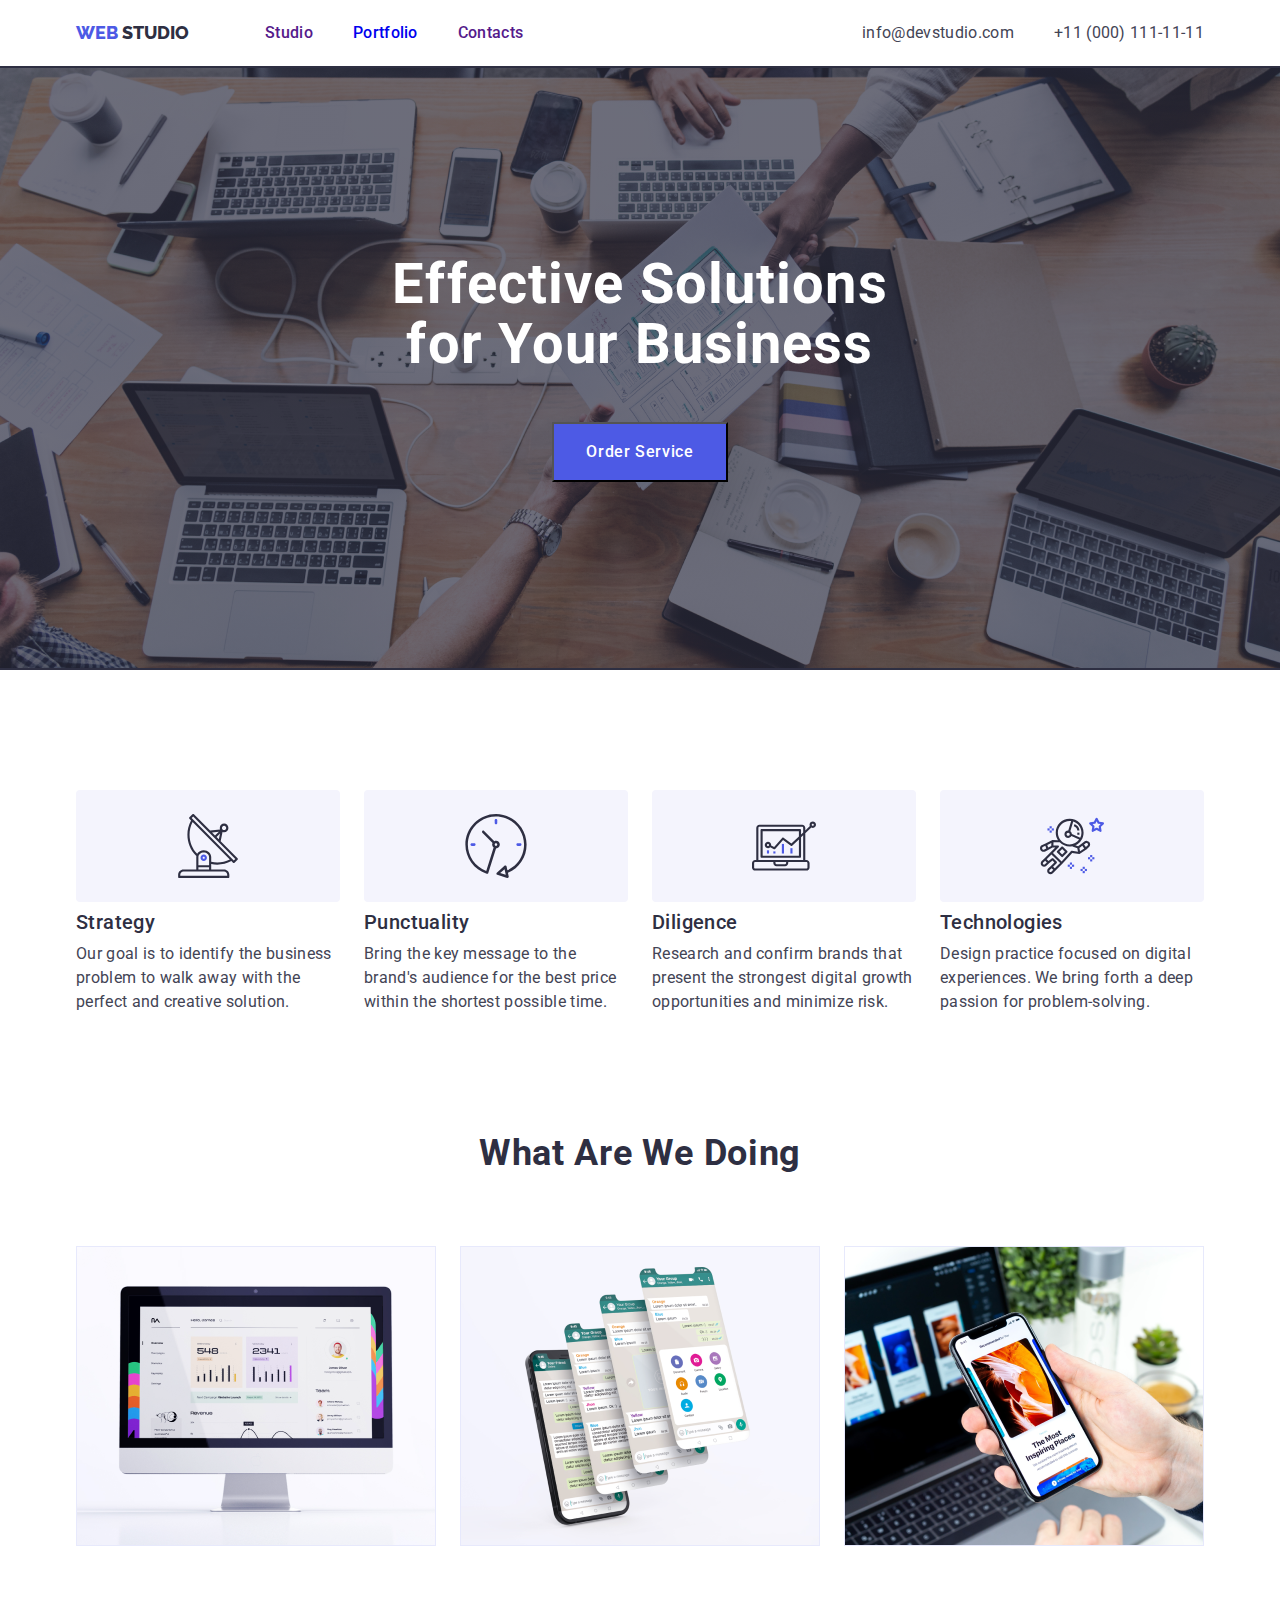
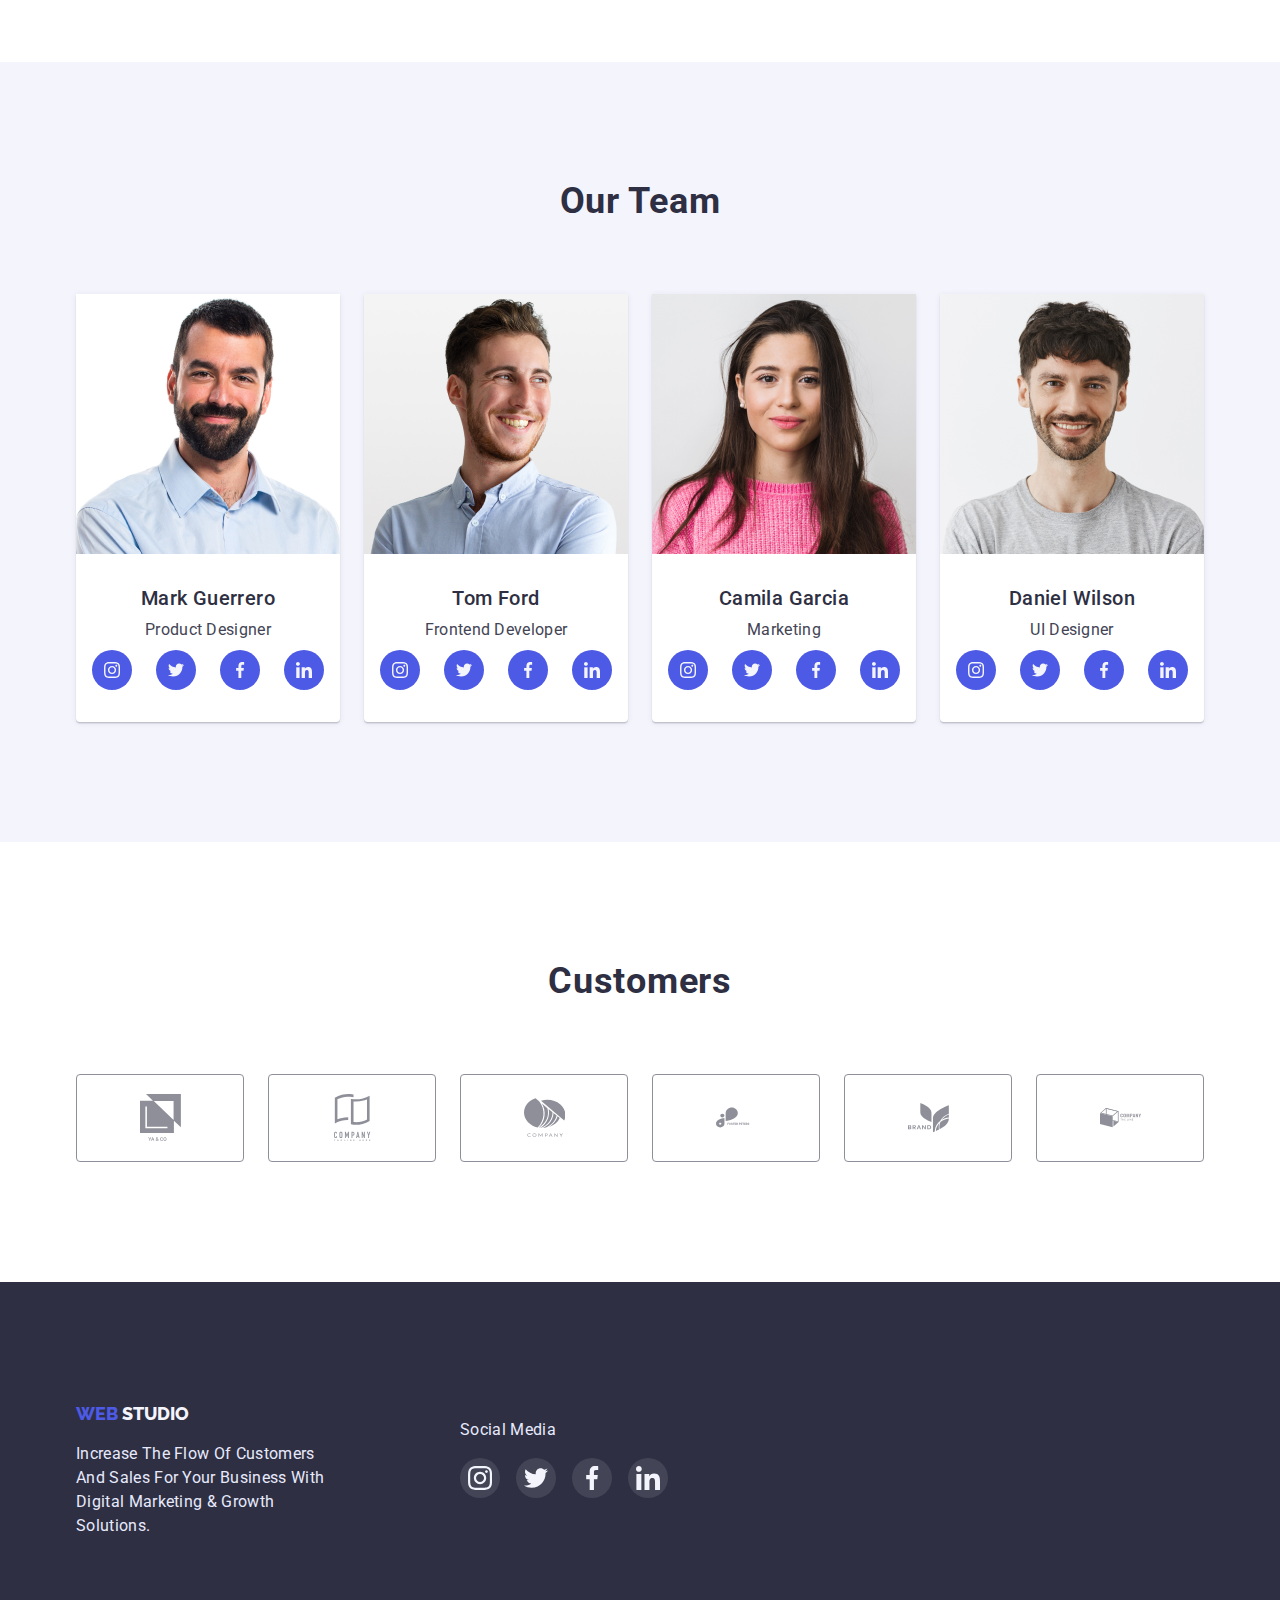
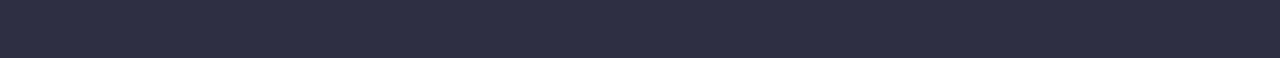
<file: index.html>
<!DOCTYPE html>
<html lang="en">

<head>

    <meta charset="UTF-8" />
    <meta http-equiv="X-UA-Compatible" content="IE=edge" />
    <meta name="viewport" content="width=device-width, initial-scale=1.0" />
    <title>Document</title>
    <link rel="preconnect" href="https://fonts.googleapis.com" />
    <link rel="preconnect" href="https://fonts.gstatic.com" crossorigin />
    <link href="https://fonts.googleapis.com/css2?family=Montserrat:wght@400;700&family=Raleway:wght@800&display=swap"
        rel="stylesheet" />
    <link rel="preconnect" href="https://fonts.googleapis.com" />
    <link rel="preconnect" href="https://fonts.gstatic.com" crossorigin />
    <link
        href="https://fonts.googleapis.com/css2?family=Montserrat:wght@400;700&family=Roboto:wght@400;500;700&display=swap"
        rel="stylesheet" />
    <link rel="stylesheet"
        href="https://cdnjs.cloudflare.com/ajax/libs/modern-normalize/1.1.0/modern-normalize.min.css" />
    <link rel="stylesheet" href="./css/styles.css" />
</head>

<body>
    <!-- Header -->
    <header class="header">
        <div class="container header-container">
            <nav class="header-navigation">
                <!-- logo -->
                <a class="logo" href="./index.html">
                    <span class="logo-color-main">web</span>
                    <span class="logo-color-secondary"> studio</span>
                </a>
                <!-- navigation menu -->
                <ul class="header-nav-list">
                    <li class="header-list">
                        <a class="header-navigation-item" href="">Studio</a>
                    </li>
                    <li class="header-list">
                        <a class="header-navigation-item" href="./portfolio.html">Portfolio</a>
                    </li>
                    <li class="header-list">
                        <a class="header-navigation-item" href="">Contacts</a>
                    </li>
                </ul>
            </nav>

            <!-- Contacts -->
            <address class="address">
                <ul class="address-list">
                    <li class="address-list-item">
                        <a class="address-item" href="mailto:info@devstudio.com">info@devstudio.com</a>
                    </li>
                    <li class="address-list-item">
                        <a class="address-item" href="tel:+110001111111">+11 (000) 111-11-11
                        </a>
                    </li>
                </ul>
            </address>
        </div>
    </header>
    <!-- main part -->
    <main>
        <!-- hero!!! section 1-->

        <section class="hero">
            <h1 class="hero-header">Effective Solutions for Your Business</h1>
            <!-- button  -->
            <button class="hero-btn" type="button">Order Service</button>
        </section>

        <!-- feature list section 2 -->
        <section class="features section container">
            <!-- Icons -->

            <ul class="features-list">
                <li class="features-list-item">
                    <div class="features-iconbox">
                        <svg class="features-list-item-svgbox">
                            <use href="/pictures/sprite.svg#icon-antena"></use>
                        </svg>
                    </div>

                    <h2 class="features-list-header">Strategy</h2>
                    <p class="features-list-text">
                        Our goal is to identify the business problem to walk away with the
                        perfect and creative solution.
                    </p>
                </li>
                <li class="features-list-item">
                    <div class="features-iconbox">
                        <svg class="features-list-item-svgbox">
                            <use href="/pictures/sprite.svg#icon-clock"></use>
                        </svg>
                    </div>

                    <h2 class="features-list-header">Punctuality</h2>
                    <p class="features-list-text">
                        Bring the key message to the brand's audience for the best price
                        within the shortest possible time.
                    </p>
                </li>
                <li class="features-list-item">
                    <div class="features-iconbox">
                        <svg class="features-list-item-svgbox">
                            <use href="/pictures/sprite.svg#icon-diagram"></use>
                        </svg>
                    </div>

                    <h2 class="features-list-header">Diligence</h2>
                    <p class="features-list-text">
                        Research and confirm brands that present the strongest digital
                        growth opportunities and minimize risk.
                    </p>
                </li>
                <li class="features-list-item">
                    <div class="features-iconbox">
                        <svg class="features-list-item-svgbox">
                            <use href="/pictures/sprite.svg#icon-astronaut"></use>
                        </svg>
                    </div>

                    <h2 class="features-list-header">Technologies</h2>
                    <p class="features-list-text">
                        Design practice focused on digital experiences. We bring forth a
                        deep passion for problem-solving.
                    </p>
                </li>
            </ul>
        </section>
        <!-- "what are we doing" section 3 -->
        <section class="company-descr container">
            <h2 class="company-descr-header">What are we doing</h2>
            <ul class="company-descr-list">
                <li class="company-descr-list-item">
                    <img width="360" src="./pictures/img_1.png" alt="gallery image" />
                </li>
                <li class="company-descr-list-item">
                    <img width="360" src="./pictures/img_2.png" alt="gallery image" />
                </li>
                <li class="company-descr-list-item">
                    <img width="360" src="./pictures/img_3.png" alt="gallery image" />
                </li>
            </ul>
        </section>
        <!-- our team section 4 -->
        <section class="our-team section">
            <div class="container">
                <h2 class="our-team-header">Our Team</h2>
                <!-- employees list -->
                <ul class="our-team-list">
                    <li class="our-team-list-item">
                        <img width="264" src="./pictures/employees/Mark_Guerrero.png" alt="Mark Guerrero" />
                        <h3 class="our-team-member">Mark Guerrero</h3>
                        <p class="our-team-member-position">Product Designer</p>
                        <ul class="our-team-socialnetworks-list">
                            <li class="our-team-socialnetworks-list-item">
                                <a class="our-team-link" href="">
                                    <svg class="our-team-svgbox">
                                        <use href="./pictures/sprite.svg#icon-instagram"></use>
                                    </svg>
                                </a>
                            </li>
                            <li class="our-team-socialnetworks-list-item">
                                <a class="our-team-link" href="">
                                    <svg class="our-team-svgbox">
                                        <use href="./pictures/sprite.svg#icon-twitter"></use>
                                    </svg>
                                </a>
                            </li>
                            <li class="our-team-socialnetworks-list-item">
                                <a class="our-team-link" href="">
                                    <svg class="our-team-svgbox">
                                        <use href="./pictures/sprite.svg#icon-facebook"></use>
                                    </svg>
                                </a>
                            </li>
                            <li class="our-team-socialnetworks-list-item">
                                <a class="our-team-link" href="">
                                    <svg class="our-team-svgbox">
                                        <use href="./pictures/sprite.svg#icon-linkedin"></use>
                                    </svg>
                                </a>
                            </li>
                        </ul>
                    </li>
                    <li class="our-team-list-item">
                        <img width="264" src="./pictures/employees/Tom_Ford.png" alt="Tom Ford" />
                        <h3 class="our-team-member">Tom Ford</h3>
                        <p class="our-team-member-position">Frontend Developer</p>
                        <ul class="our-team-socialnetworks-list">
                            <li class="our-team-socialnetworks-list-item">
                                <a class="our-team-link" href="">
                                    <svg class="our-team-svgbox">
                                        <use href="./pictures/sprite.svg#icon-instagram"></use>
                                    </svg>
                                </a>
                            </li>
                            <li class="our-team-socialnetworks-list-item">
                                <a class="our-team-link" href="">
                                    <svg class="our-team-svgbox">
                                        <use href="./pictures/sprite.svg#icon-twitter"></use>
                                    </svg>
                                </a>
                            </li>
                            <li class="our-team-socialnetworks-list-item">
                                <a class="our-team-link" href="">
                                    <svg class="our-team-svgbox">
                                        <use href="./pictures/sprite.svg#icon-facebook"></use>
                                    </svg>
                                </a>
                            </li>
                            <li class="our-team-socialnetworks-list-item">
                                <a class="our-team-link" href="">
                                    <svg class="our-team-svgbox">
                                        <use href="./pictures/sprite.svg#icon-linkedin"></use>
                                    </svg>
                                </a>
                            </li>
                        </ul>
                    </li>
                    <li class="our-team-list-item">
                        <img width="264" src="./pictures/employees/camila_garcia.png" alt="Camila Garcia" />
                        <h3 class="our-team-member">Camila Garcia</h3>
                        <p class="our-team-member-position">Marketing</p>
                        <ul class="our-team-socialnetworks-list">
                            <li class="our-team-socialnetworks-list-item">
                                <a class="our-team-link" href="">
                                    <svg class="our-team-svgbox">
                                        <use href="./pictures/sprite.svg#icon-instagram"></use>
                                    </svg>
                                </a>
                            </li>
                            <li class="our-team-socialnetworks-list-item">
                                <a class="our-team-link" href="">
                                    <svg class="our-team-svgbox">
                                        <use href="./pictures/sprite.svg#icon-twitter"></use>
                                    </svg>
                                </a>
                            </li>
                            <li class="our-team-socialnetworks-list-item">
                                <a class="our-team-link" href="">
                                    <svg class="our-team-svgbox">
                                        <use href="./pictures/sprite.svg#icon-facebook"></use>
                                    </svg>
                                </a>
                            </li>
                            <li class="our-team-socialnetworks-list-item">
                                <a class="our-team-link" href="">
                                    <svg class="our-team-svgbox">
                                        <use href="./pictures/sprite.svg#icon-linkedin"></use>
                                    </svg>
                                </a>
                            </li>
                        </ul>
                    </li>
                    <li class="our-team-list-item">
                        <img width="264" src="./pictures/employees/Daniel_Wilson.png" alt="Daniel Wilson" />
                        <h3 class="our-team-member">Daniel Wilson</h3>
                        <p class="our-team-member-position">UI Designer</p>
                        <ul class="our-team-socialnetworks-list">
                            <li class="our-team-socialnetworks-list-item">
                                <a class="our-team-link" href="">
                                    <svg class="our-team-svgbox">
                                        <use href="./pictures/sprite.svg#icon-instagram"></use>
                                    </svg>
                                </a>
                            </li>
                            <li class="our-team-socialnetworks-list-item">
                                <a class="our-team-link" href="">
                                    <svg class="our-team-svgbox">
                                        <use href="./pictures/sprite.svg#icon-twitter"></use>
                                    </svg>
                                </a>
                            </li>
                            <li class="our-team-socialnetworks-list-item">
                                <a class="our-team-link" href="">
                                    <svg class="our-team-svgbox">
                                        <use href="./pictures/sprite.svg#icon-facebook"></use>
                                    </svg>
                                </a>
                            </li>
                            <li class="our-team-socialnetworks-list-item">
                                <a class="our-team-link" href="">
                                    <svg class="our-team-svgbox">
                                        <use href="./pictures/sprite.svg#icon-linkedin"></use>
                                    </svg>
                                </a>
                            </li>
                        </ul>
                    </li>
                </ul>
            </div>
        </section>
        <!-- Section_5 -->
        <section class="customers section container">
            <h2 class="customers-header">customers</h2>

            <ul class="customers-list">
                <li class="customers-list-item">
                    <a class="customers-list-link" href="">
                        <svg class="customers-svgbox">
                            <use href="./pictures/sprite.svg#icon-customer_1"></use>
                        </svg>
                    </a>
                </li>
                <li class="customers-list-item">
                    <a class="customers-list-link" href="">
                        <svg class="customers-svgbox">
                            <use href="./pictures/sprite.svg#icon-customer_2"></use>
                        </svg>
                    </a>
                </li>
                <li class="customers-list-item">
                    <a class="customers-list-link" href="">
                        <svg class="customers-svgbox">
                            <use href="./pictures/sprite.svg#icon-customer_3"></use>
                        </svg>
                    </a>
                </li>
                <li class="customers-list-item">
                    <a class="customers-list-link" href="">
                        <svg class="customers-svgbox">
                            <use href="./pictures/sprite.svg#icon-customer_4"></use>
                        </svg>
                    </a>
                </li>
                <li class="customers-list-item">
                    <a class="customers-list-link" href="">
                        <svg class="customers-svgbox">
                            <use href="./pictures/sprite.svg#icon-customer_5"></use>
                        </svg>
                    </a>
                </li>
                <li class="customers-list-item">
                    <a class="customers-list-link" href="">
                        <svg class="customers-svgbox">
                            <use href="./pictures/sprite.svg#icon-customer_6"></use>
                        </svg>
                    </a>
                </li>
            </ul>
        </section>
    </main>
    <!-- footer -->
    <footer class="footer section">
        <!-- logo -->
        <div class="footer-flexbox container">
            <div>
                <a class="logo" href="./index.html">
                    <span class="logo-color-main">web</span>
                    <span class="logo-color-secondary-footer"> studio</span>
                </a>
                <p class="footer-text">
                    Increase the flow of customers and sales for your business with
                    digital marketing & growth solutions.
                </p>
            </div>

            <div class="footer-socialmedia-box">
                <p class="footer-text">social media</p>
                <ul class="footer-socialmedia-list">
                    <li class="footer-list-item">
                        <a class="footer-list-link" href="">
                            <svg class="footer-svgbox">
                                <use href="./pictures/sprite.svg#icon-instagram"></use>
                            </svg>
                        </a>

                    </li>
                    <li class="footer-list-item">
                        <a class="footer-list-link" href="">
                            <svg class="footer-svgbox">
                                <use href="./pictures/sprite.svg#icon-twitter"></use>
                            </svg>
                        </a>

                    </li>
                    <li class="footer-list-item">
                        <a class="footer-list-link" href="">
                            <svg class="footer-svgbox">
                                <use href="./pictures/sprite.svg#icon-facebook"></use>
                            </svg>
                        </a>

                    </li>
                    <li class="footer-list-item">
                        <a class="footer-list-link" href="">
                            <svg class="footer-svgbox">
                                <use href="./pictures/sprite.svg#icon-linkedin"></use>
                            </svg>
                        </a>

                    </li>
                </ul>
            </div>
        </div>


    </footer>
</body>

</html>
</file>
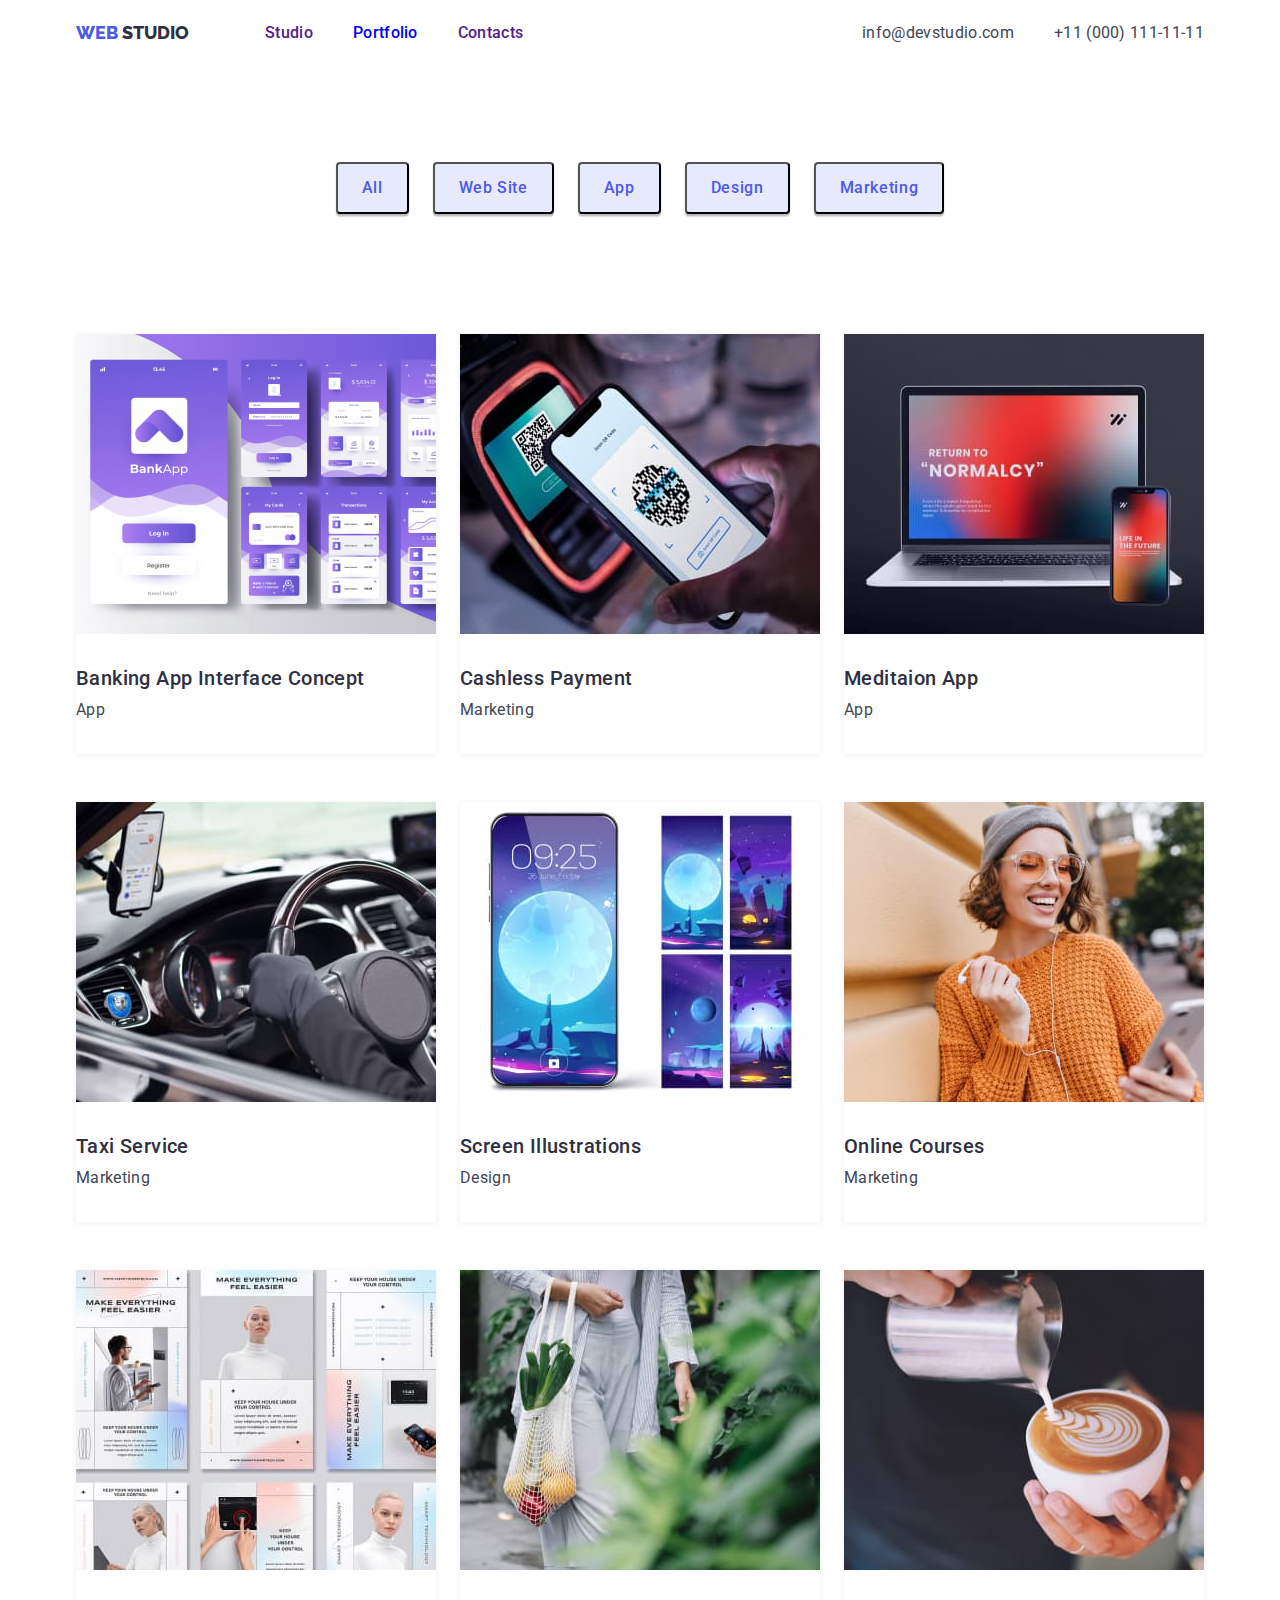
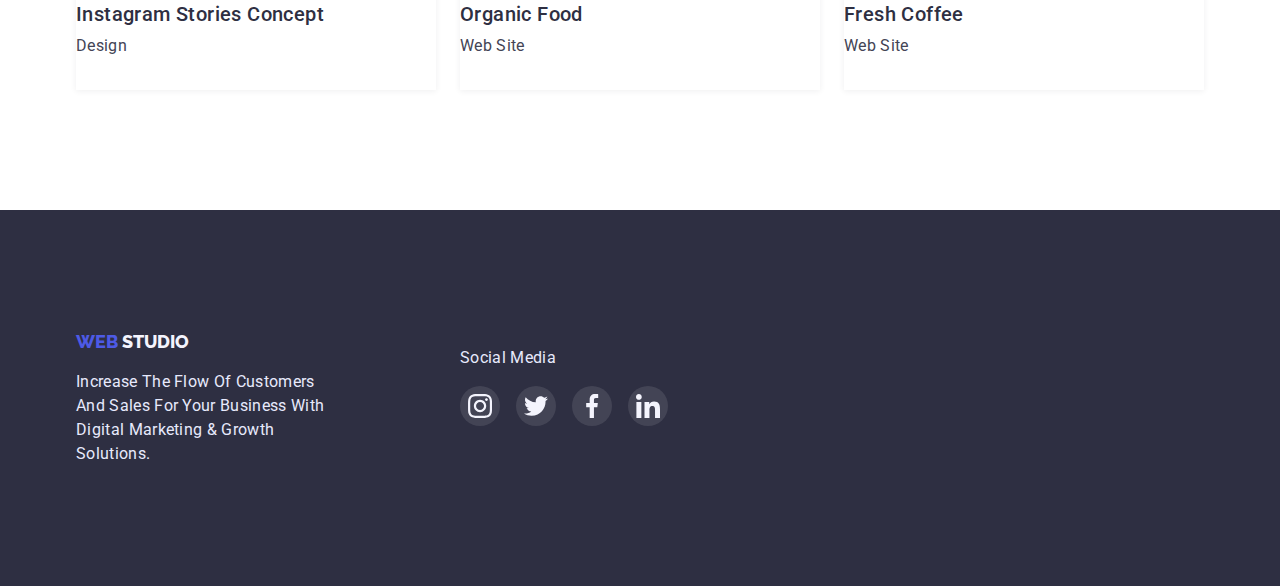
<file: portfolio.html>
<!DOCTYPE html>
<html lang="en">

<head>
    <meta charset="UTF-8">
    <meta http-equiv="X-UA-Compatible" content="IE=edge">
    <meta name="viewport" content="width=device-width, initial-scale=1.0">
    <title>Portfolio</title>
    <link rel="preconnect" href="https://fonts.googleapis.com" />
    <link rel="preconnect" href="https://fonts.gstatic.com" crossorigin />
    <link href="https://fonts.googleapis.com/css2?family=Montserrat:wght@400;700&family=Raleway:wght@800&display=swap"
        rel="stylesheet" />
    <link rel="preconnect" href="https://fonts.googleapis.com" />
    <link rel="preconnect" href="https://fonts.gstatic.com" crossorigin />
    <link
        href="https://fonts.googleapis.com/css2?family=Montserrat:wght@400;700&family=Roboto:wght@400;500;700&display=swap"
        rel="stylesheet" />
    <link rel="stylesheet"
        href="https://cdnjs.cloudflare.com/ajax/libs/modern-normalize/1.1.0/modern-normalize.min.css">
    <link rel="stylesheet" href="./css/styles.css" />
</head>

<body>
    <!-- Header -->
    <header class="header">
        <div class="container header-container">
            <nav class="header-navigation">
                <!-- logo -->
                <a class="logo" href="./index.html">
                    <span class="logo-color-main">web</span>
                    <span class="logo-color-secondary"> studio</span>
                </a>
                <!-- navigation menu -->
                <ul class="header-nav-list">
                    <li class="header-list">
                        <a class="header-navigation-item" href="">Studio</a>
                    </li>
                    <li class="header-list">
                        <a class="header-navigation-item" href="./portfolio.html">Portfolio</a>
                    </li>
                    <li class="header-list">
                        <a class="header-navigation-item" href="">Contacts</a>
                    </li>
                </ul>
            </nav>

            <!-- Contacts -->
            <address class="address">
                <ul class="address-list">
                    <li class="address-list-item">
                        <a class="address-item" href="mailto:info@devstudio.com">info@devstudio.com</a>
                    </li>
                    <li class="address-list-item">
                        <a class="address-item" href="tel:+110001111111">+11 (000) 111-11-11
                        </a>
                    </li>
                </ul>
            </address>
        </div>
    </header>
    <!-- Buttons -->
    <section class="buttons">
        <ul class="button-list ">
            <li class="button-list-item"><button class="buttons-item" type="button">All</button></li>
            <li class="button-list-item"><button class="buttons-item" type="button">Web Site</button></li>
            <li class="button-list-item"><button class="buttons-item" type="button">App</button></li>
            <li class="button-list-item"><button class="buttons-item" type="button">Design</button></li>
            <li class="button-list-item"><button class="buttons-item" type="button">Marketing</button></li>
        </ul>
    </section>
    <!-- Work-examples-gallery -->
    <section class="gallery ">
        <div class="container">
            <ul class="gallery-list">
                <li class="gallery-list-item"><img width="360" src="./pictures/gallery/img.jpg" alt="gallery picture">
                    <h3 class="gallery-header">Banking App Interface Concept</h3>
                    <p class="gallery-text">App</p>
                </li>
                <li class="gallery-list-item"><img width="360" src="./pictures/gallery/img2.jpg" alt="gallery picture">
                    <h3 class="gallery-header">Cashless Payment</h3>
                    <p class="gallery-text">Marketing</p>
                </li>
                <li class="gallery-list-item"><img width="360" src="./pictures/gallery/img3.jpg" alt="gallery picture">
                    <h3 class="gallery-header">Meditaion App</h3>
                    <p class="gallery-text">App</p>
                </li>
                <li class="gallery-list-item"><img width="360" src="./pictures/gallery/img4.jpg" alt="gallery picture">
                    <h3 class="gallery-header">Taxi Service</h3>
                    <p class="gallery-text">Marketing</p>
                </li>
                <li class="gallery-list-item"><img width="360" src="./pictures/gallery/img5.jpg" alt="gallery picture">
                    <h3 class="gallery-header">Screen Illustrations</h3>
                    <p class="gallery-text">Design</p>
                </li>
                <li class="gallery-list-item"><img width="360" src="./pictures/gallery/img6.jpg" alt="gallery picture">
                    <h3 class="gallery-header">Online Courses</h3>
                    <p class="gallery-text">Marketing</p>
                </li>
                <li class="gallery-list-item"><img width="360" src="./pictures/gallery/img7.jpg" alt="gallery picture">
                    <h3 class="gallery-header">Instagram Stories Concept</h3>
                    <p class="gallery-text">Design</p>
                </li>
                <li class="gallery-list-item"><img width="360" src="./pictures/gallery/img8.jpg" alt="gallery picture">
                    <h3 class="gallery-header">Organic Food</h3>
                    <p class="gallery-text">Web Site</p>
                </li>
                <li class="gallery-list-item"><img width="360" src="./pictures/gallery/img9.jpg" alt="gallery picture">
                    <h3 class="gallery-header">Fresh Coffee</h3>
                    <p class="gallery-text">Web Site</p>
                </li>
            </ul>

        </div>

    </section>
    <!-- footer -->
    <footer class="footer section">
        <!-- logo -->
        <div class="footer-flexbox container">
            <div>
                <a class="logo" href="./index.html">
                    <span class="logo-color-main">web</span>
                    <span class="logo-color-secondary-footer"> studio</span>
                </a>
                <p class="footer-text">
                    Increase the flow of customers and sales for your business with
                    digital marketing & growth solutions.
                </p>
            </div>

            <div class="footer-socialmedia-box">
                <p class="footer-text">social media</p>
                <ul class="footer-socialmedia-list">
                    <li class="footer-list-item">
                        <a class="footer-list-link" href="">
                            <svg class="footer-svgbox">
                                <use href="./pictures/sprite.svg#icon-instagram"></use>
                            </svg>
                        </a>

                    </li>
                    <li class="footer-list-item">
                        <a class="footer-list-link" href="">
                            <svg class="footer-svgbox">
                                <use href="./pictures/sprite.svg#icon-twitter"></use>
                            </svg>
                        </a>

                    </li>
                    <li class="footer-list-item">
                        <a class="footer-list-link" href="">
                            <svg class="footer-svgbox">
                                <use href="./pictures/sprite.svg#icon-facebook"></use>
                            </svg>
                        </a>

                    </li>
                    <li class="footer-list-item">
                        <a class="footer-list-link" href="">
                            <svg class="footer-svgbox">
                                <use href="./pictures/sprite.svg#icon-linkedin"></use>
                            </svg>
                        </a>

                    </li>
                </ul>
            </div>
        </div>


    </footer>

</body>

</html>
</file>
<file: css/styles.css>
:root {
  --main-clr: #ffffff; /*WHITE*/
  --text-clr: #434455; /*SLATE*/
  --sec-clr: #2e2f42; /*NAVI*/
  --third-clr: #f4f4fd; /*CLOUD*/
  --logo-main-clr: #4d5ae5; /*IRIS*/
  --footer-txt-clr: #e7e9fc; /*CORN*/
  --hover-nav-clr: #404bbf; /*OCEAN*/
}

body {
  font-family: "roboto", sans-serif;
  background-color: var(--main-clr);
  color: var(--text-clr);
}
h1,
h2,
h3,
h4,
p {
  margin-top: 0;
  margin-bottom: 0;
}
img {
  display: block;
}
button {
  cursor: pointer;
}

ul,
ol {
  list-style: none;
  padding-left: 0;
  margin-top: 0;
  margin-bottom: 0;
}
a {
  text-decoration: none;
}
.section {
  padding-top: 120px;
  padding-bottom: 120px;
}

.container {
  width: 1158px;
  margin-left: auto;
  margin-right: auto;
  padding-right: 15px;
  padding-left: 15px;
}

/* =============HEADER================ */
.header-container {
  display: flex;
  align-items: center;
}
.header {
  padding-top: 21px;
  padding-bottom: 21px;
}
.header-navigation {
  display: flex;
  align-items: center;
}
.header-nav-list {
  display: flex;
  align-items: center;
}

.header-navigation-item {
  font-weight: 500;
  font-size: 16px;
  line-height: calc(24 / 16);
  letter-spacing: 0.02em;
}
.header-navigation-item:is(:hover, :focus) {
  color: var(--hover-nav-clr);
}
.header-navigation-item {
}

.header-list:not(:last-child) {
  margin-right: 40px;
}

/* -----contacts------ */
.address {
  margin-left: auto;
}
.address-list {
  display: flex;
}
.address-list-item:not(:last-child) {
  margin-right: 40px;
}
.address-item {
  color: var(--text-clr);
  font-style: normal;
  font-weight: 400;
  font-size: 16px;
  line-height: 1.5;
  letter-spacing: 0.02em;
}

.address-item:is(:hover, :focus) {
  color: var(--hover-nav-clr);
}
/* -----LOGO------ */

.logo {
  font-family: "Raleway", sans-serif;
  font-style: normal;
  font-weight: 800;
  font-size: 18px;
  line-height: 24px;
  text-transform: uppercase;
  margin-right: 76px;
}
.logo-color-main {
  color: var(--logo-main-clr);
}
.logo-color-secondary {
  color: var(--sec-clr);
}
/* =============HERO================ */
.hero {
  background-image: linear-gradient(
      rgba(46, 47, 66, 0.7),
      rgba(46, 47, 66, 0.7)
    ),
    url(../pictures/hero_background.jpg);
  background-position: center;
  background-size: 1440px;
  background-repeat: no-repeat;

  background-color: var(--sec-clr);
  padding-top: 188px;
  padding-bottom: 188px;
}
.hero-header {
  color: var(--main-clr);
  font-size: 56px;
  line-height: calc(60 / 56);
  letter-spacing: 0.02em;
  width: 496px;
  height: 120px;
  text-align: center;
  margin-left: auto;
  margin-right: auto;
}
.hero-btn {
  font-family: "roboto", sans-serif;
  font-style: normal;
  font-weight: 500;
  font-size: 16px;
  line-height: calc(24 / 16);
  letter-spacing: 0.04em;
  background-color: var(--logo-main-clr);
  color: var(--main-clr);
  padding-top: 16px;
  padding-bottom: 16px;
  padding-left: 32px;
  padding-right: 32px;

  display: block;
  margin-top: 48px;
  margin-left: auto;
  margin-right: auto;
}
.hero-btn:is(:hover, :focus) {
  background-color: var(--hover-nav-clr);
}

.features {
  background-color: var(--main-clr);
}
.features-list {
  display: flex;
}
.features-list-item:not(:last-child) {
  margin-right: 24px;
}
.features-iconbox {
  display: flex;
  justify-content: center;
  align-items: center;
  width: 264px;
  height: 112px;
  background-color: #f4f4fd;
  border-radius: 4px;
}
.features-list-item-svgbox {
  width: 64px;
  height: 64px;
  /* margin-left: 100px;
  margin-right: 100px;
  margin-top: 24px;
  margin-bottom: 24px; */
}

.features-list-header {
  font-size: 20px;
  line-height: 1.2;
  letter-spacing: 0.02em;
  font-weight: 500;
  color: var(--sec-clr);
  margin-top: 8px;
}
.features-list-text {
  font-size: 16px;
  line-height: 1.5;
  letter-spacing: 0.02em;
  margin-top: 8px;
}
/* =============What we are doing================ */
.company-descr {
  padding-bottom: 116px;
}
.company-descr-header {
  text-transform: capitalize;
  font-size: 36px;
  line-height: 1.11;
  letter-spacing: 0.02em;
  color: var(--sec-clr);
  text-align: center;
}
.company-descr-list {
  display: flex;
  margin-top: 72px;
}
.company-descr-list-item:not(:last-child) {
  margin-right: 24px;
}

/* =============employees list================ */
.our-team {
  background-color: var(--third-clr);
}
.our-team-header {
  text-transform: capitalize;
  font-size: 36px;
  line-height: 1.11;
  letter-spacing: 0.02em;
  color: var(--sec-clr);
  text-align: center;
}
.our-team-list {
  display: flex;
  margin-top: 72px;
}
.our-team-list-item {
  background-color: var(--main-clr);
  box-shadow: 0px 1px 6px rgba(46, 47, 66, 0.08),
    0px 1px 1px rgba(46, 47, 66, 0.16), 0px 2px 1px rgba(46, 47, 66, 0.08);
  border-radius: 0px 0px 4px 4px;
}
.our-team-list-item:not(:last-child) {
  margin-right: 24px;
}

.our-team-member {
  font-weight: 500;
  font-size: 20px;
  line-height: 1.2;
  letter-spacing: 0.02em;
  color: var(--sec-clr);
  text-align: center;
  margin-top: 32px;
}
.our-team-member-position {
  font-size: 16px;
  line-height: 1.5;
  letter-spacing: 0.02em;
  text-align: center;
  margin-top: 8px;
  /* margin-bottom: 32px; */
}
.our-team-socialnetworks-list {
  display: flex;
  justify-content: center;
  gap: 24px;
  margin-top: 8px;
  margin-bottom: 32px;
}
.our-team-socialnetworks-list-item {
  display: flex;
}
.our-team-link {
  display: flex;
  width: 40px;
  height: 40px;
  justify-content: center;
  align-items: center;
  background-color: var(--logo-main-clr);
  border-radius: 50%;
}
.our-team-link:hover {
  background-color: var(--hover-nav-clr);
}
.our-team-svgbox {
  width: 16px;
  height: 16px;
}

/* Section_5 Customers */
.customers {
}
.customers-header {
  font-family: "Roboto";
  font-style: normal;
  font-weight: 700;
  font-size: 36px;
  line-height: 1.11;

  /* identical to box height, or 111% */
  text-align: center;
  letter-spacing: 0.02em;
  text-transform: capitalize;

  color: var(--sec-clr);
  margin-bottom: 72px;
}
/* icon-list */
.customers-list {
  display: flex;
  gap: 24px;
}
.customers-list-item {
}
.customers-list-link {
  display: flex;
  width: 168px;
  height: 88px;
  border: 1px solid #8e8f99;
  border-radius: 4px;
  justify-content: center;
  align-items: center;
}
.customers-list-link:is(:hover, :focus) {
  border: 1px solid var(--hover-nav-clr);
}
.customers-svgbox {
  width: 41px;
  height: 47px;
  fill: #8e8f99;
}
.customers-svgbox:hover {
  fill: var(--hover-nav-clr);
}

/* =============footer================ */
.footer-flexbox {
  display: flex;
}
.footer {
  background-color: var(--sec-clr);
  display: flex;
}
.footer-socialmedia-box {
  margin-left: 120px;
}
.footer-text {
  font-size: 16px;
  line-height: 1.5;
  letter-spacing: 0.02em;
  color: var(--footer-txt-clr);
  width: 264px;
  margin-top: 16px;
  text-transform: capitalize;
}
.logo-color-secondary-footer {
  color: var(--third-clr);
}
.social-media-text {
  font-family: "Roboto";
  font-style: normal;
  font-weight: 500;
  font-size: 16px;
  line-height: 1.5;

  /* identical to box height, or 150% */
  letter-spacing: 0.02em;

  color: #ffffff;
  text-transform: capitalize;
}
/* footer-list */
.footer-svgbox {
  width: 24px;
  height: 24px;
}
.footer-list-link {
  display: flex;
  width: 40px;
  height: 40px;
  background: rgba(255, 255, 255, 0.1);
  border-radius: 50%;
  justify-content: center;
  align-items: center;
}
.footer-list-link:hover {
  background: #31d0aa;
}
.footer-list-item {
}
.footer-socialmedia-list {
  display: flex;
  gap: 16px;
  margin-top: 16px;
}
/* ==========GALLERY================ */
.gallery {
}
.gallery-list {
  display: flex;
  flex-wrap: wrap;
  margin-top: 72px;
  margin-bottom: 120px;
}
.gallery-list-item {
  margin-right: 24px;
  margin-top: 48px;
  box-shadow: 0px 1px 6px rgba(46, 47, 66, 0.08);
}
.gallery-list-item:hover {
  box-shadow: 0px 1px 6px rgba(46, 47, 66, 0.08),
    0px 1px 1px rgba(46, 47, 66, 0.16), 0px 2px 1px rgba(46, 47, 66, 0.08);
}
.gallery-list-item:nth-child(3n + 3) {
  margin-right: 0;
}

.gallery-header {
  color: var(--sec-clr);
  font-weight: 500;
  font-size: 20px;
  line-height: 1.2;
  letter-spacing: 0.02em;
  margin-top: 32px;
}
.gallery-text {
  font-size: 16px;
  line-height: 1.5;
  letter-spacing: 0.02em;
  margin-top: 8px;
  padding-bottom: 32px;
}
/* ==========BUTTONS================ */
.buttons {
}

.button-list-item:not(:last-child) {
  margin-right: 24px;
}

.buttons-item {
  font-family: "roboto", sans-serif;
  font-weight: 500;
  font-size: 16px;
  line-height: 1.5;
  letter-spacing: 0.04em;
  background-color: var(--footer-txt-clr);
  color: var(--logo-main-clr);
  box-shadow: 0px 3px 1px rgba(0, 0, 0, 0.1), 0px 2px 1px rgba(0, 0, 0, 0.08),
    0px 2px 2px rgba(0, 0, 0, 0.12);
  border-radius: 4px;
  padding-top: 12px;
  padding-bottom: 12px;
  padding-left: 24px;
  padding-right: 24px;
}
.button-list {
  display: flex;
  justify-content: center;
  margin-top: 96px;
}
.buttons-item:is(:hover, :focus) {
  background-color: var(--hover-nav-clr);
  color: var(--main-clr);
}
</file>
